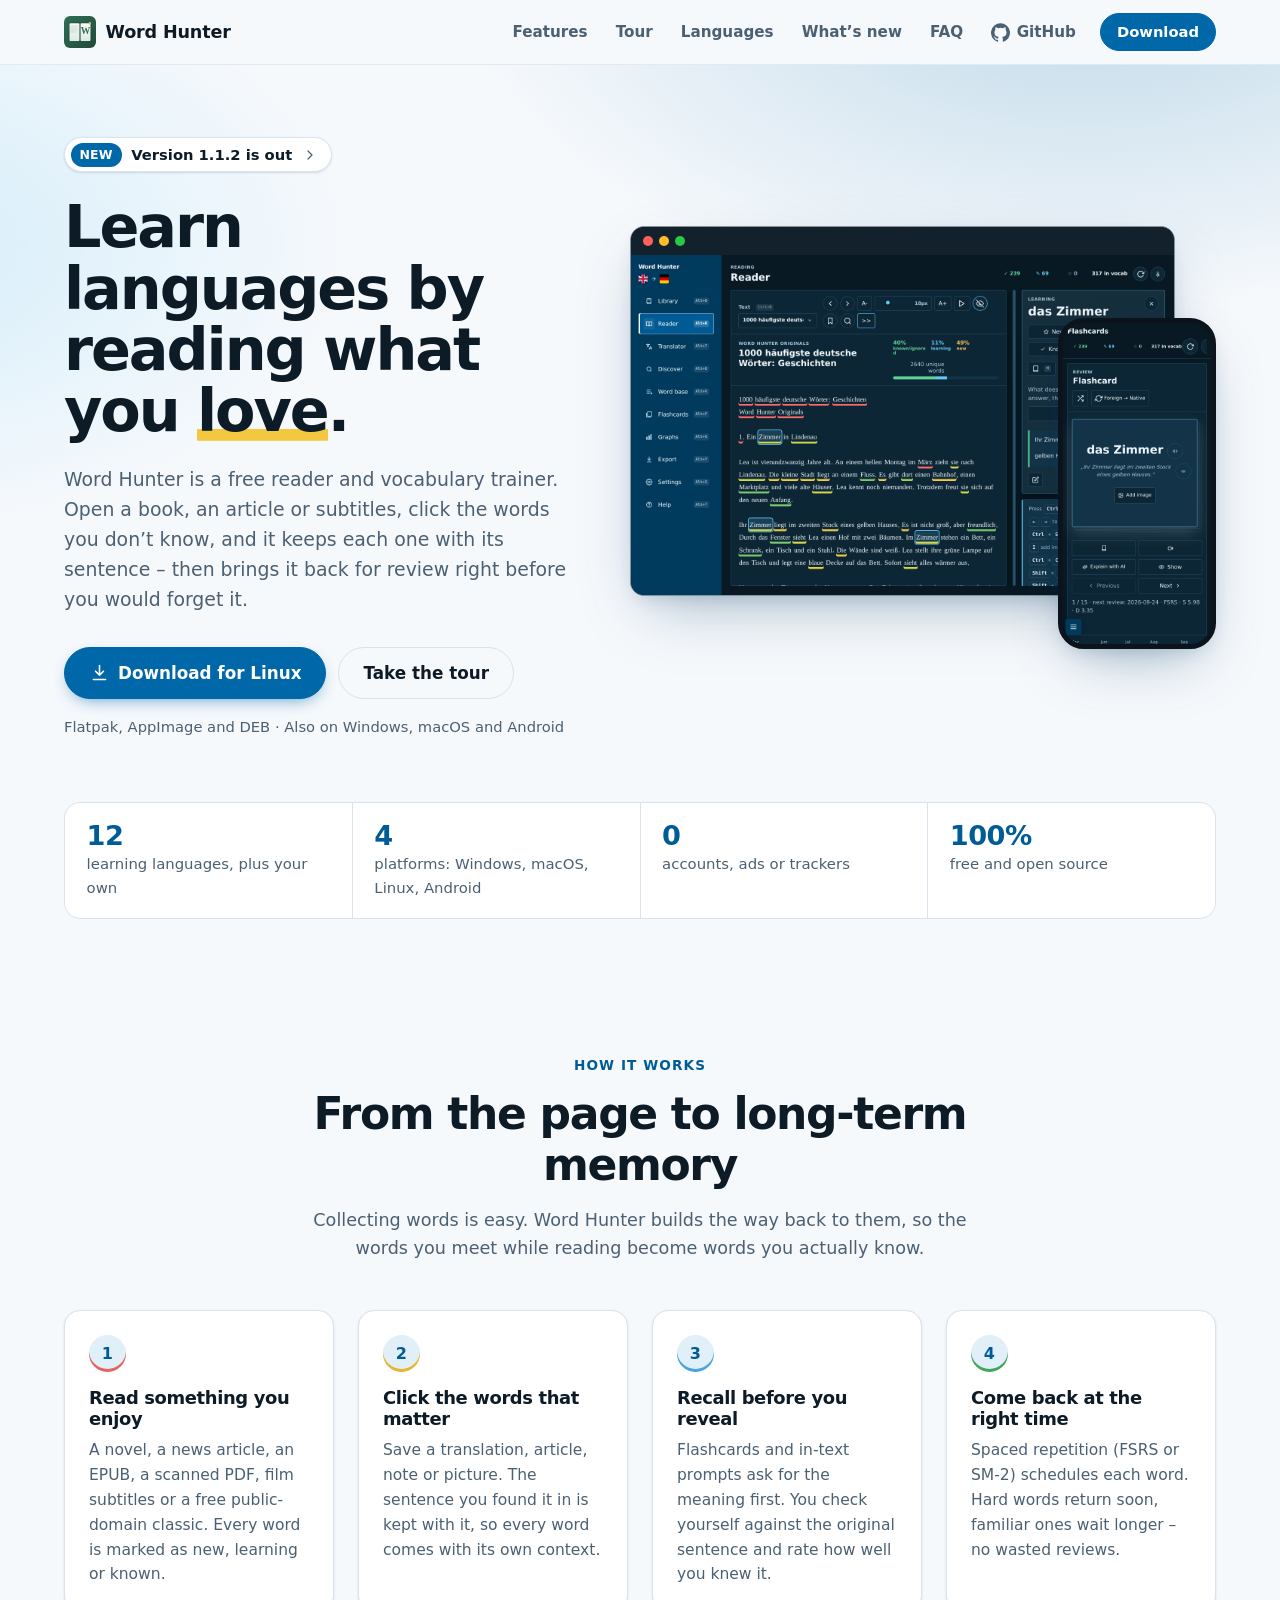
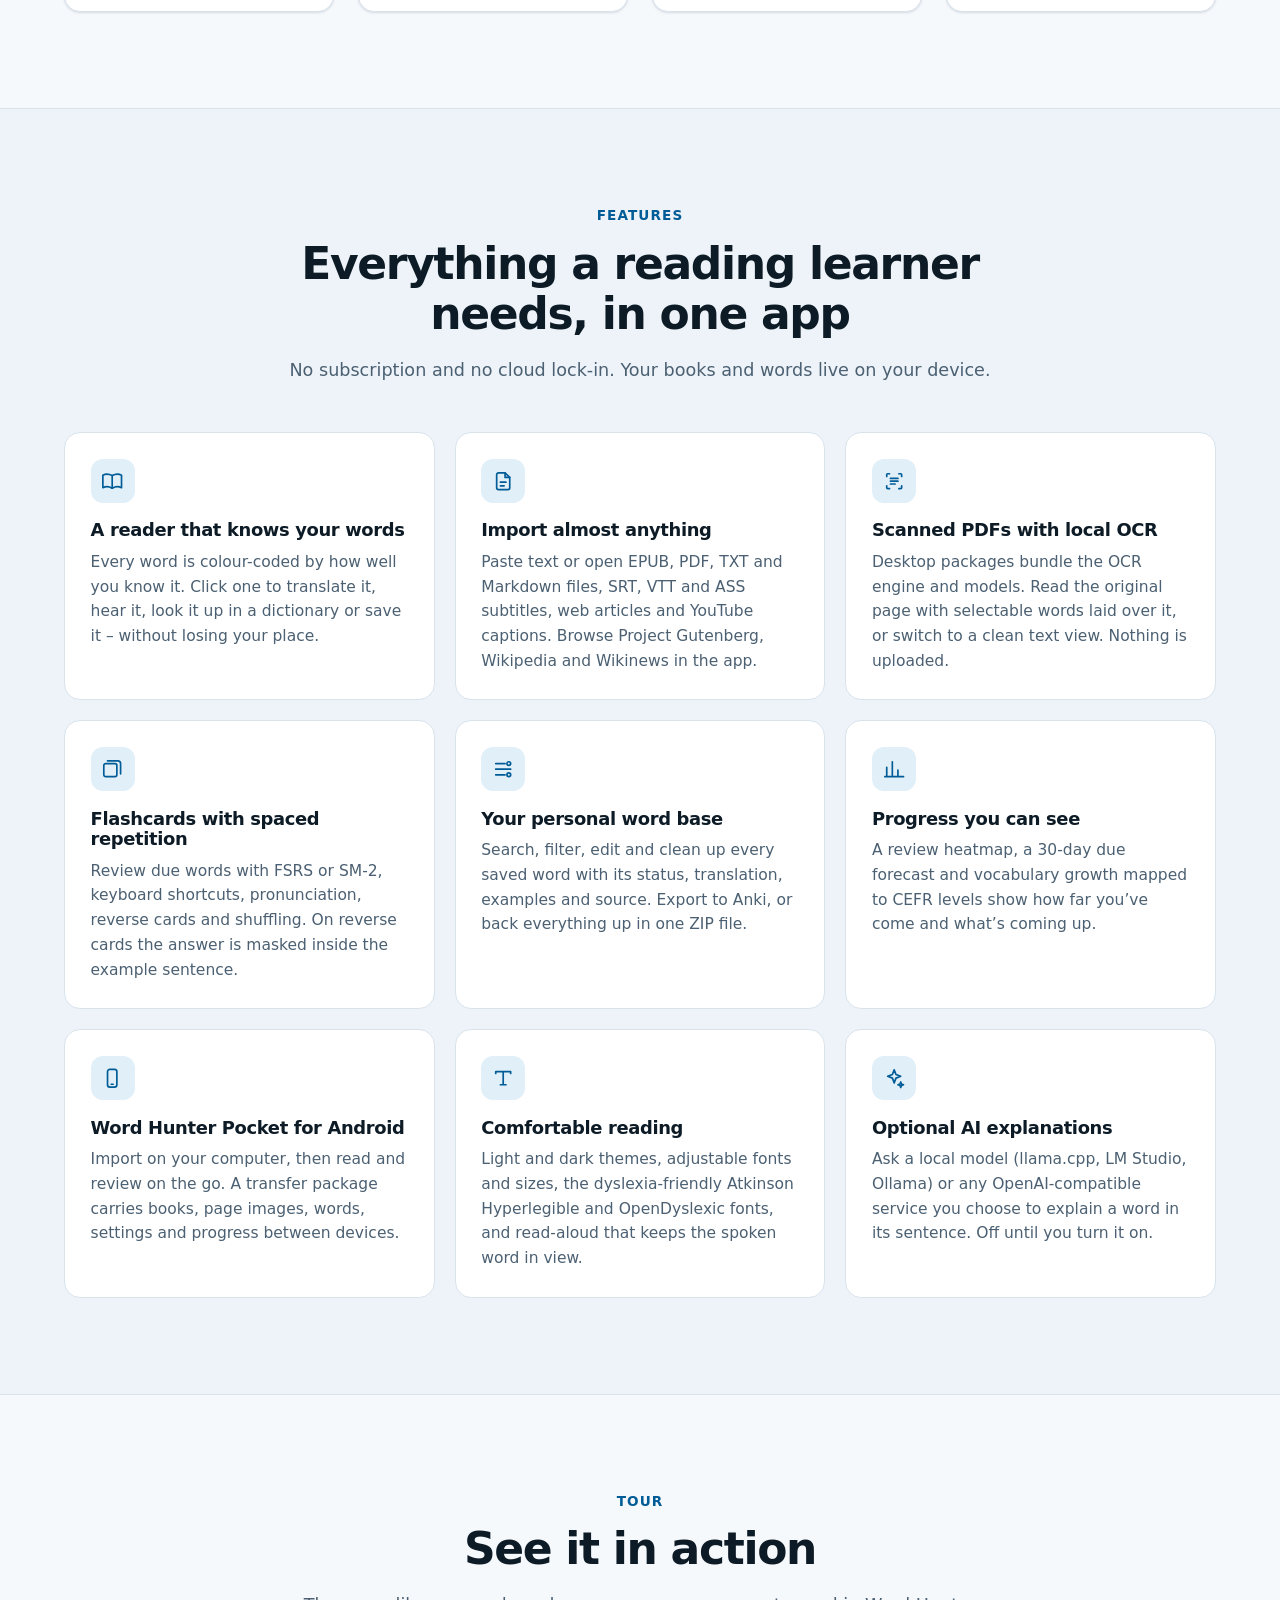
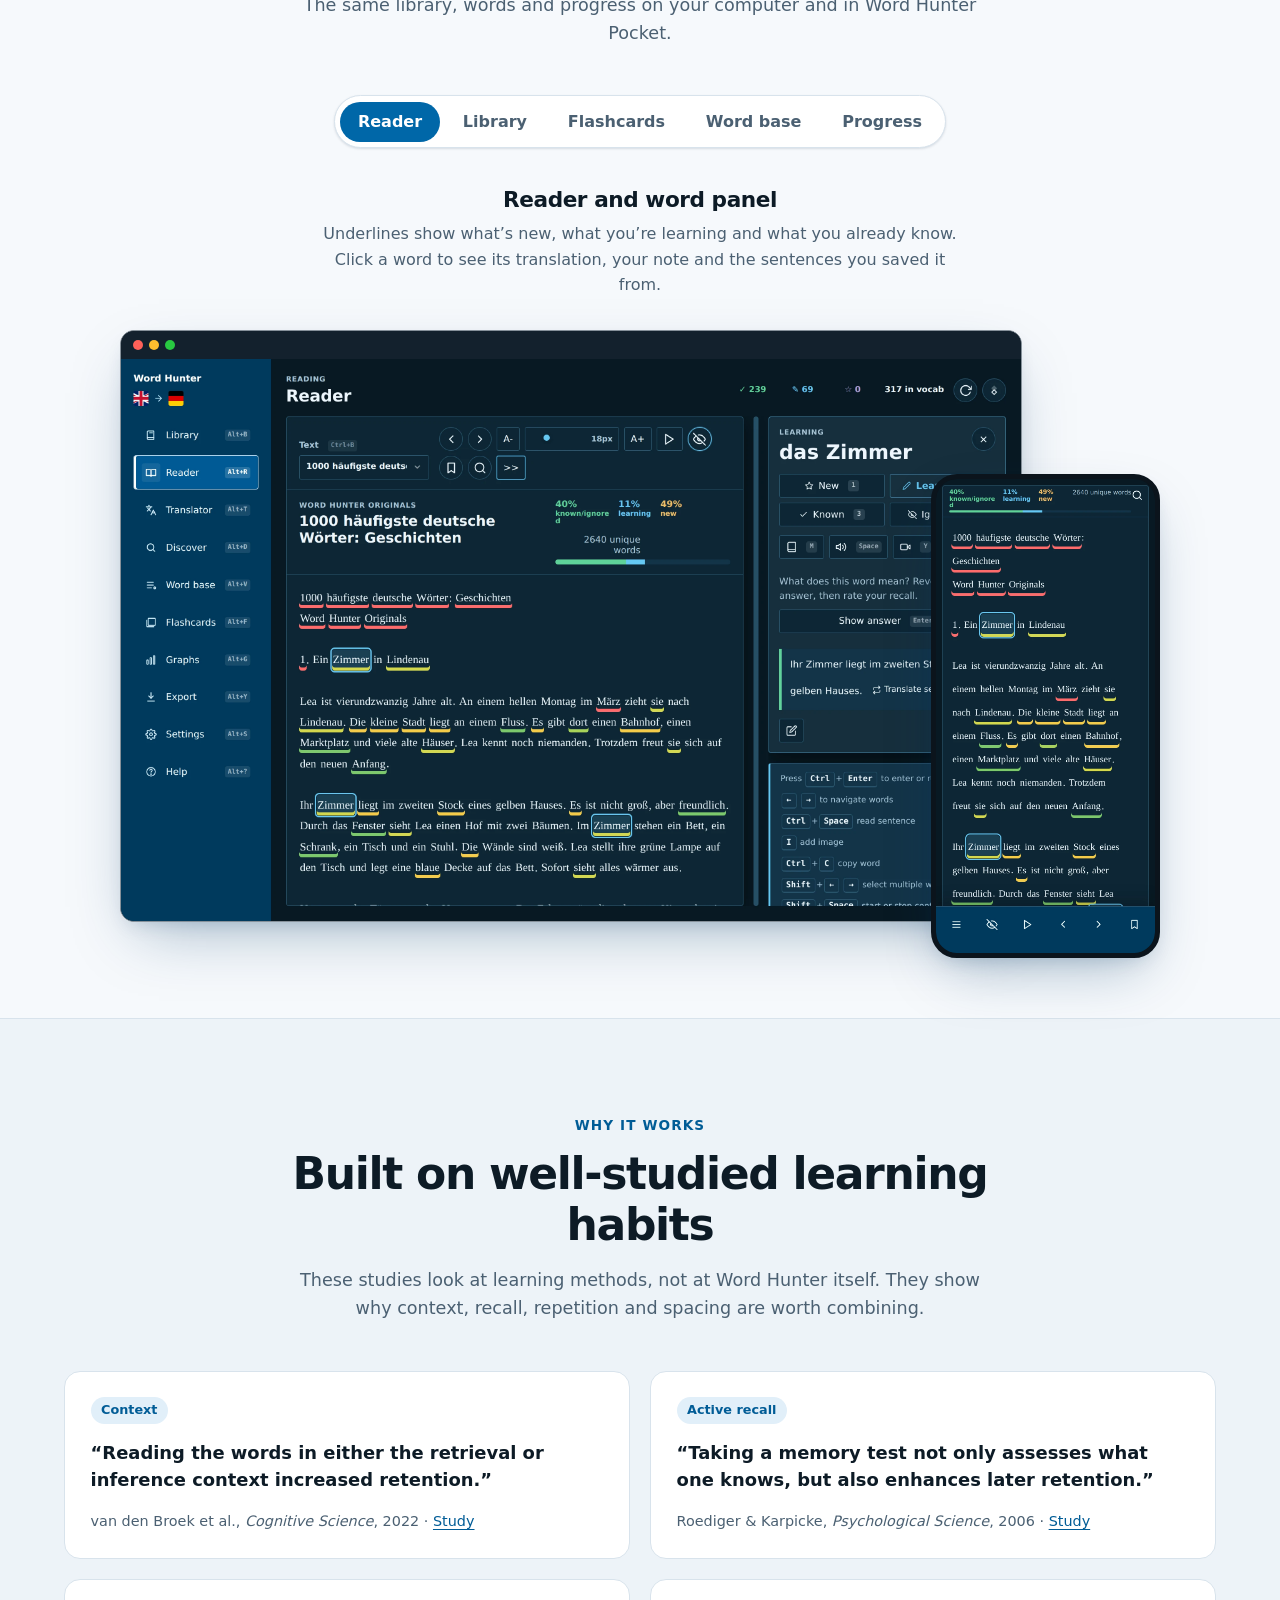
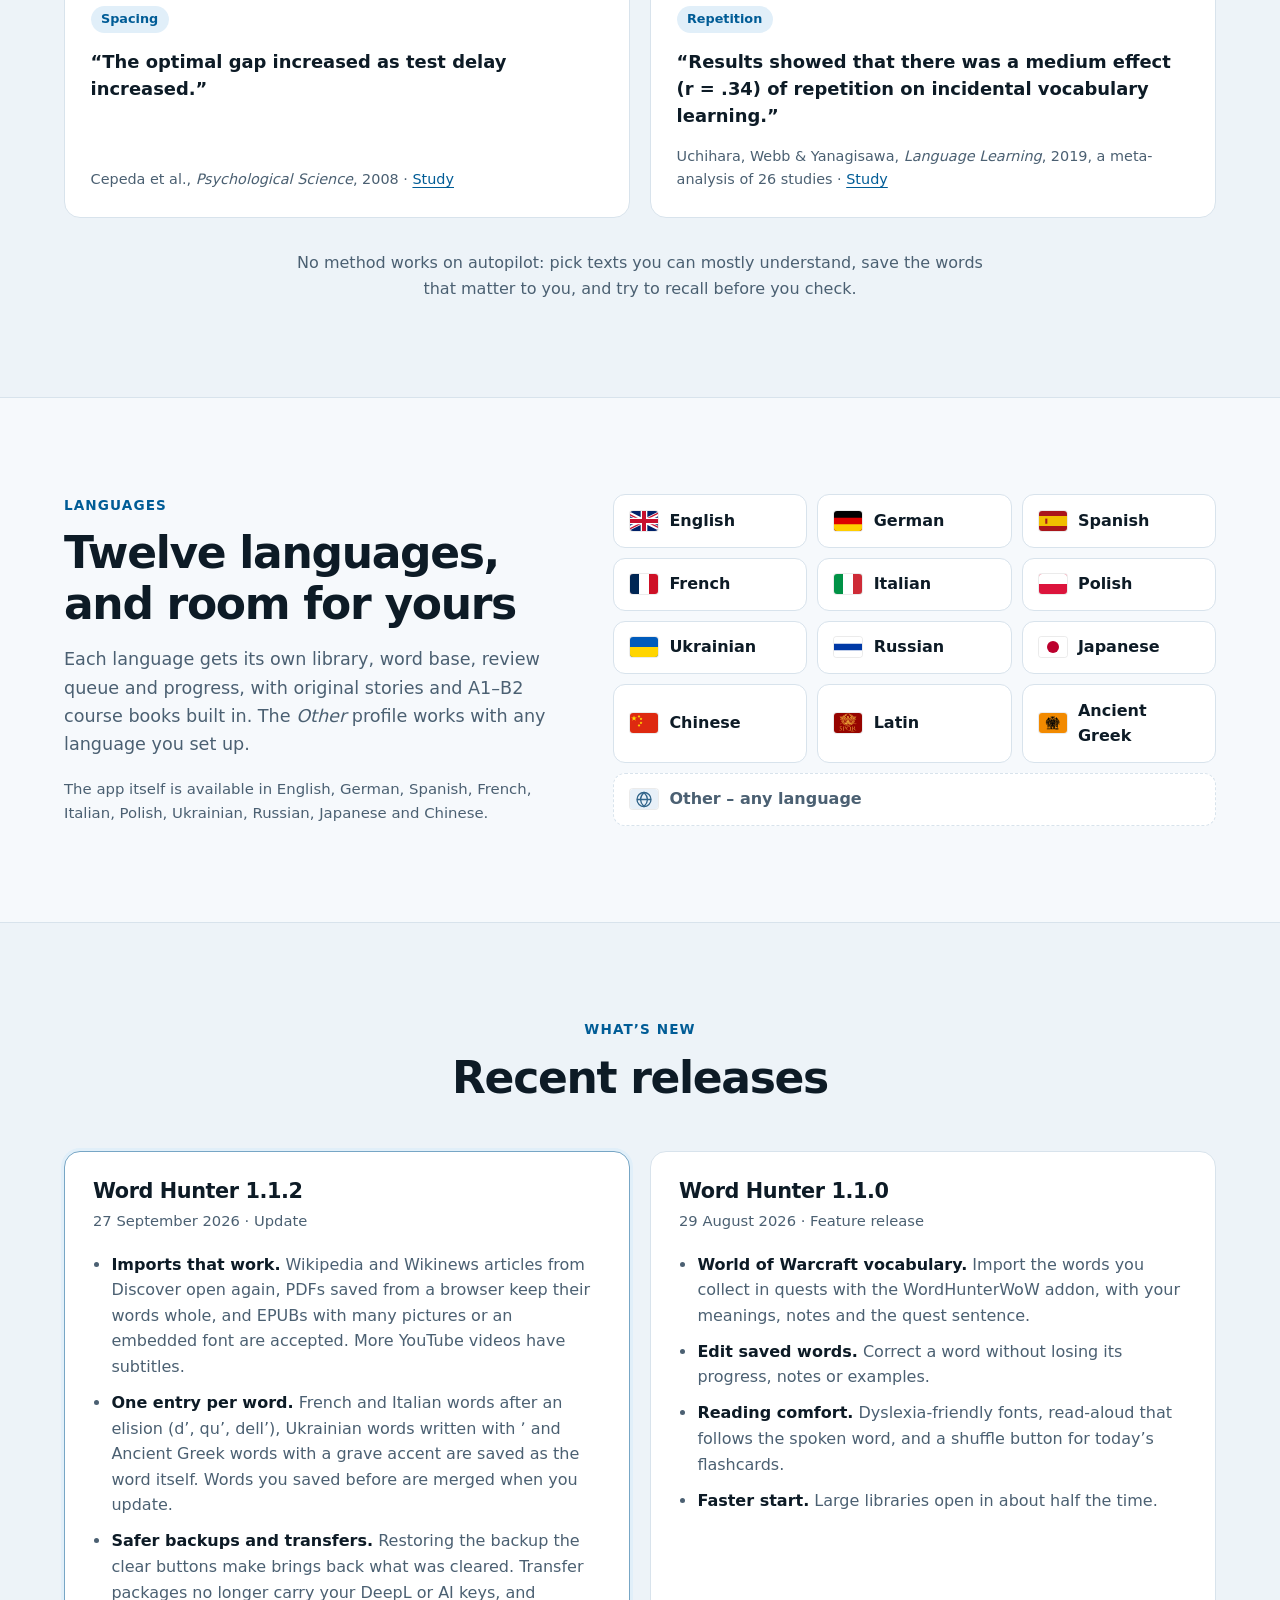
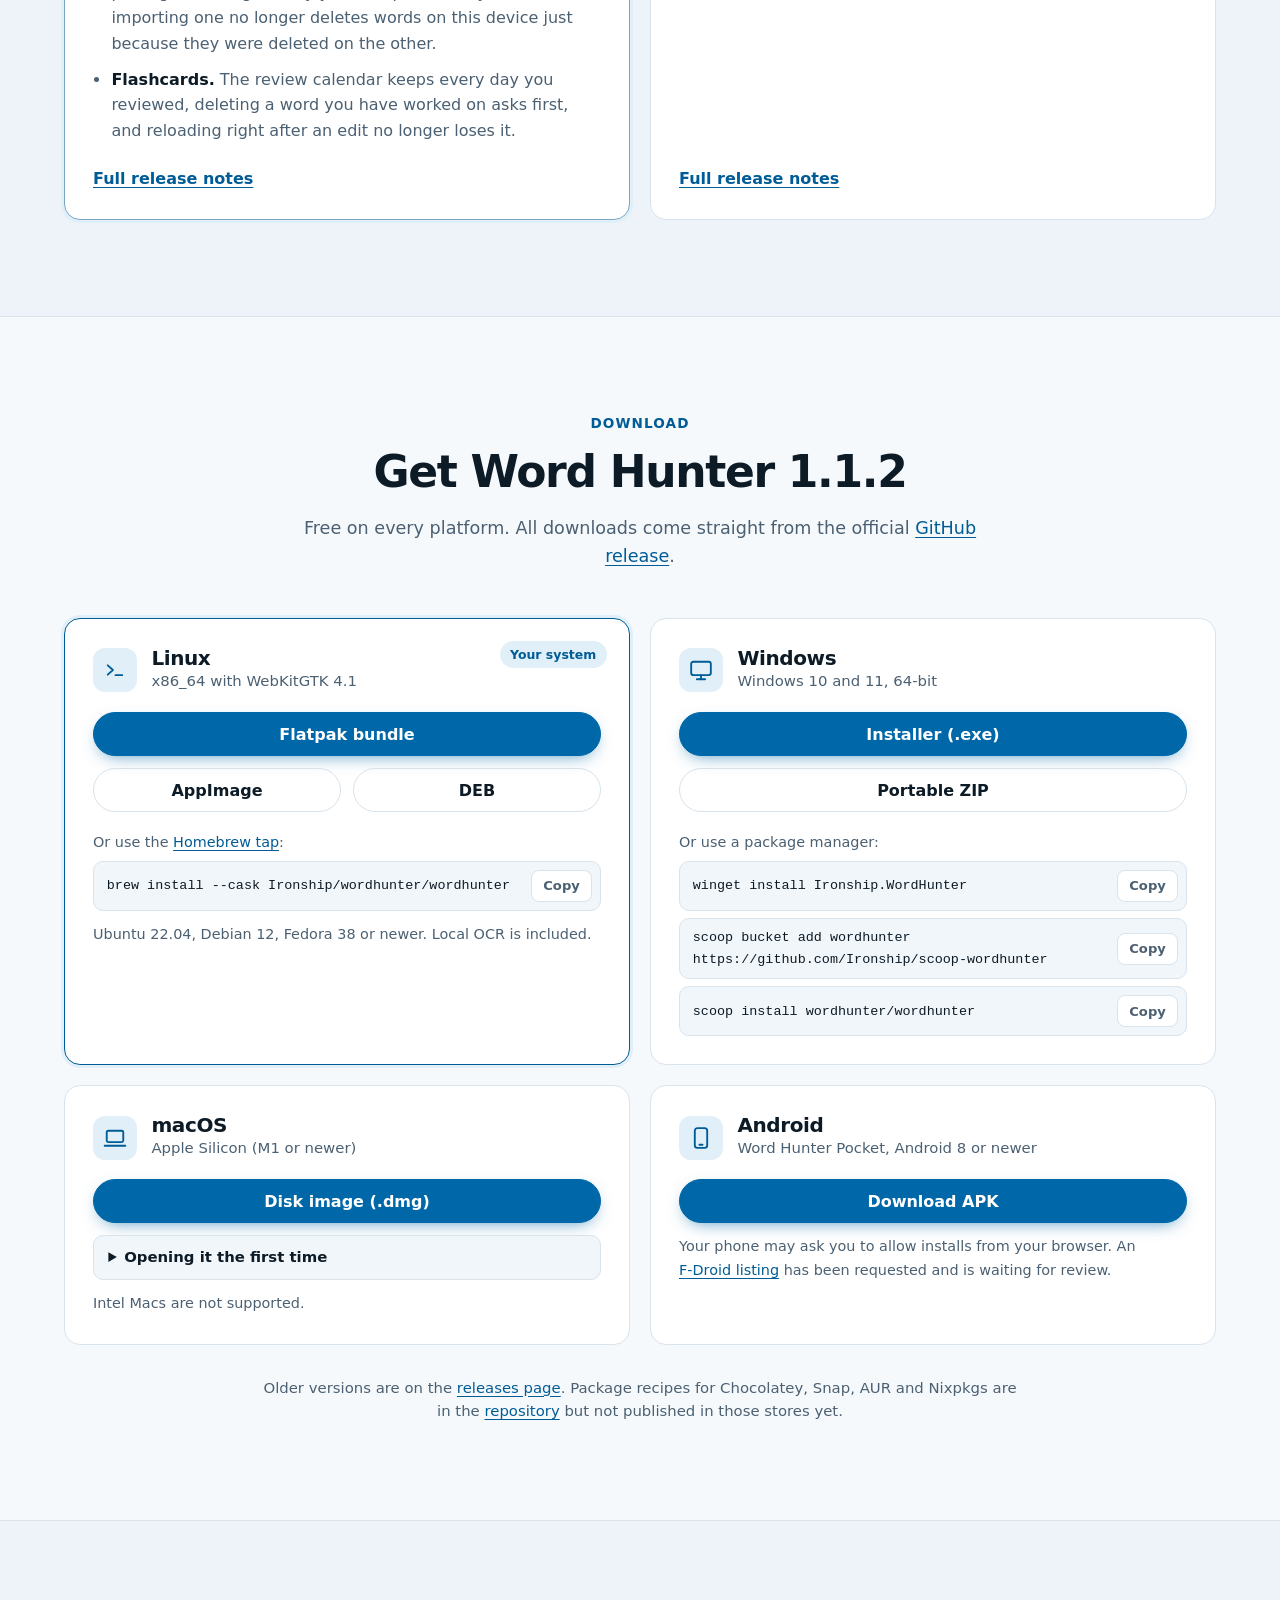
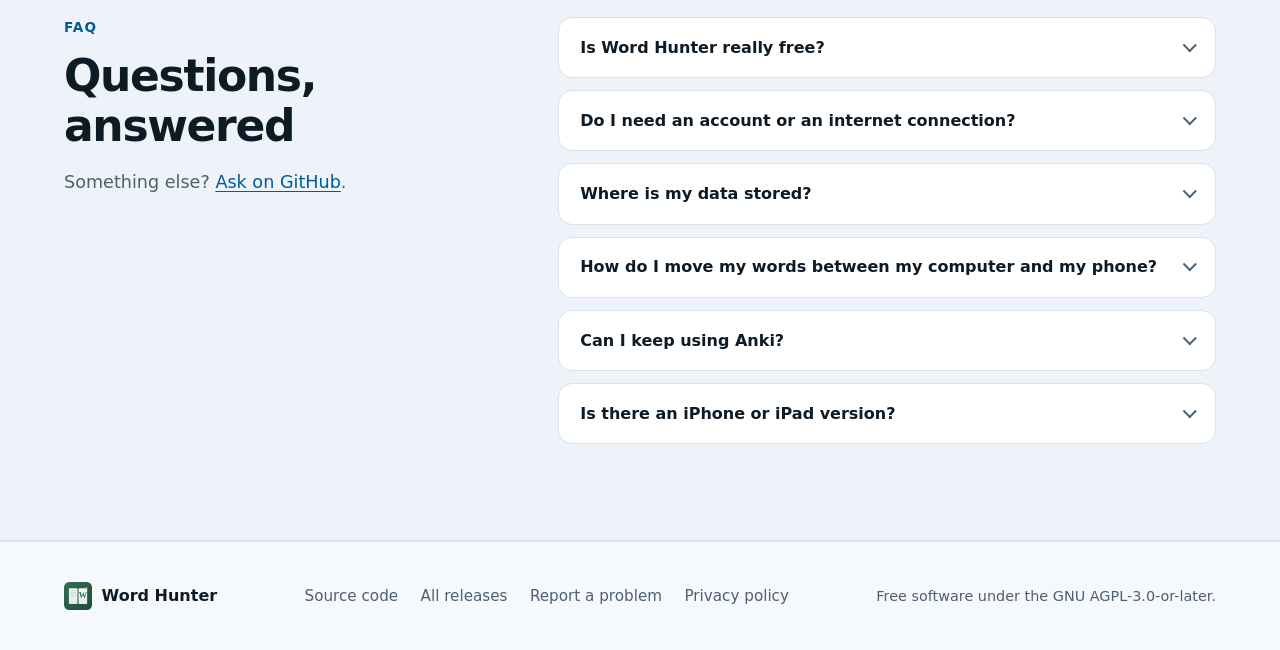
<file: index.html>
<!doctype html>
<html lang="en">
  <head>
    <meta charset="utf-8">
    <meta name="viewport" content="width=device-width, initial-scale=1">
    <meta name="color-scheme" content="light dark">
    <meta name="theme-color" content="#f6f9fc" media="(prefers-color-scheme: light)">
    <meta name="theme-color" content="#081520" media="(prefers-color-scheme: dark)">
    <title>Word Hunter – learn languages by reading what you love</title>
    <meta name="description" content="Word Hunter is a free, local-first reader and vocabulary trainer for Windows, macOS, Linux and Android. Read real texts, save words with their sentence and review them with spaced repetition.">
    <link rel="canonical" href="https://ironship.github.io/WordHunter-site/">
    <meta property="og:type" content="website">
    <meta property="og:site_name" content="Word Hunter">
    <meta property="og:title" content="Word Hunter – learn languages by reading what you love">
    <meta property="og:description" content="A free, local-first reader and vocabulary trainer. Read real texts, save words with context, review them with spaced repetition.">
    <meta property="og:url" content="https://ironship.github.io/WordHunter-site/">
    <meta property="og:image" content="https://ironship.github.io/WordHunter-site/docs/og-image.png">
    <meta property="og:image:width" content="1200">
    <meta property="og:image:height" content="630">
    <meta name="twitter:card" content="summary_large_image">
    <link rel="icon" href="src/web/favicon.svg" type="image/svg+xml">
    <link rel="stylesheet" href="site.css">
    <script type="application/ld+json">
      {
        "@context": "https://schema.org",
        "@type": "SoftwareApplication",
        "name": "Word Hunter",
        "applicationCategory": "EducationalApplication",
        "operatingSystem": "Windows, macOS, Linux, Android",
        "description": "A local-first reader and vocabulary trainer: read real texts, save words with context and review them with spaced repetition.",
        "url": "https://ironship.github.io/WordHunter-site/",
        "downloadUrl": "https://github.com/Ironship/WordHunter/releases/latest",
        "license": "https://www.gnu.org/licenses/agpl-3.0.html",
        "offers": { "@type": "Offer", "price": "0", "priceCurrency": "USD" }
      }
    </script>
  </head>
  <body>
    <a class="skip-link" href="#main">Skip to content</a>

    <header class="site-header">
      <div class="container header-inner">
        <a class="brand" href="#top" aria-label="Word Hunter home">
          <img src="src/web/favicon.svg" alt="" width="32" height="32">
          <span>Word Hunter</span>
        </a>
        <button class="menu-button" type="button" aria-expanded="false" aria-controls="site-nav" hidden>
          <svg viewBox="0 0 24 24" aria-hidden="true"><path d="M4 7h16M4 12h16M4 17h16"/></svg>
          <span class="visually-hidden">Menu</span>
        </button>
        <nav id="site-nav" class="site-nav" aria-label="Main">
          <a href="#features">Features</a>
          <a href="#tour">Tour</a>
          <a href="#languages">Languages</a>
          <a href="#whats-new">What’s new</a>
          <a href="#faq">FAQ</a>
          <a class="nav-github" href="https://github.com/Ironship/WordHunter">
            <svg viewBox="0 0 24 24" aria-hidden="true"><path class="fill" d="M12 .3a12 12 0 0 0-3.8 23.38c.6.11.82-.26.82-.58v-2.03c-3.34.73-4.04-1.61-4.04-1.61-.55-1.39-1.34-1.76-1.34-1.76-1.09-.74.08-.73.08-.73 1.2.08 1.84 1.24 1.84 1.24 1.07 1.83 2.81 1.3 3.5 1 .1-.78.42-1.31.76-1.61-2.67-.3-5.47-1.33-5.47-5.93 0-1.31.47-2.38 1.24-3.22-.14-.3-.54-1.52.1-3.18 0 0 1.01-.32 3.3 1.23a11.5 11.5 0 0 1 6 0c2.28-1.55 3.29-1.23 3.29-1.23.64 1.66.24 2.88.12 3.18a4.65 4.65 0 0 1 1.23 3.22c0 4.61-2.8 5.63-5.48 5.92.42.36.81 1.1.81 2.22v3.29c0 .32.21.7.82.58A12 12 0 0 0 12 .3"/></svg>
            GitHub
          </a>
          <a class="button button-small" href="#download">Download</a>
        </nav>
      </div>
    </header>

    <main id="main">
      <section class="hero" id="top" aria-labelledby="hero-title">
        <div class="container hero-grid">
          <div class="hero-copy">
            <a class="release-badge" href="https://github.com/Ironship/WordHunter/releases/tag/WordHunter1.1.2" data-release-link>
              <span class="release-badge-tag">New</span>
              <span>Version <span data-version>1.1.2</span> is out</span>
              <svg viewBox="0 0 24 24" aria-hidden="true"><path d="M9 6l6 6-6 6"/></svg>
            </a>
            <h1 id="hero-title">Learn languages by reading what you <span class="mark">love</span>.</h1>
            <p class="lead">
              Word Hunter is a free reader and vocabulary trainer. Open a book, an article or subtitles, click the words you don’t know, and it keeps each one with its sentence – then brings it back for review right before you would forget it.
            </p>
            <div class="hero-actions">
              <a class="button button-primary button-large" href="#download" data-os-download>
                <svg viewBox="0 0 24 24" aria-hidden="true"><path d="M12 4v11m0 0-4.5-4.5M12 15l4.5-4.5M5 20h14"/></svg>
                <span data-os-label>Download free</span>
              </a>
              <a class="button button-ghost button-large" href="#tour">Take the tour</a>
            </div>
            <p class="hero-meta" data-os-note>Windows · macOS · Linux · Android — no account, no ads, open source.</p>
          </div>

          <div class="hero-media" aria-hidden="true">
            <div class="device-window">
              <div class="window-bar"><span></span><span></span><span></span></div>
              <img src="docs/screenshots/pc-reader.webp" alt="" width="1440" height="900" fetchpriority="high">
            </div>
            <div class="device-phone">
              <img src="docs/screenshots/pocket-flashcards.webp" alt="" width="412" height="892">
            </div>
          </div>
        </div>

        <div class="container">
          <ul class="facts">
            <li><strong>12</strong><span>learning languages, plus your own</span></li>
            <li><strong>4</strong><span>platforms: Windows, macOS, Linux, Android</span></li>
            <li><strong>0</strong><span>accounts, ads or trackers</span></li>
            <li><strong>100%</strong><span>free and open source</span></li>
          </ul>
        </div>
      </section>

      <section class="section" id="how" aria-labelledby="how-title">
        <div class="container">
          <header class="section-head">
            <p class="eyebrow">How it works</p>
            <h2 id="how-title">From the page to long-term memory</h2>
            <p>Collecting words is easy. Word Hunter builds the way back to them, so the words you meet while reading become words you actually know.</p>
          </header>
          <ol class="steps">
            <li>
              <span class="step-number" aria-hidden="true">1</span>
              <h3>Read something you enjoy</h3>
              <p>A novel, a news article, an EPUB, a scanned PDF, film subtitles or a free public-domain classic. Every word is marked as new, learning or known.</p>
            </li>
            <li>
              <span class="step-number" aria-hidden="true">2</span>
              <h3>Click the words that matter</h3>
              <p>Save a translation, article, note or picture. The sentence you found it in is kept with it, so every word comes with its own context.</p>
            </li>
            <li>
              <span class="step-number" aria-hidden="true">3</span>
              <h3>Recall before you reveal</h3>
              <p>Flashcards and in-text prompts ask for the meaning first. You check yourself against the original sentence and rate how well you knew it.</p>
            </li>
            <li>
              <span class="step-number" aria-hidden="true">4</span>
              <h3>Come back at the right time</h3>
              <p>Spaced repetition (FSRS or SM-2) schedules each word. Hard words return soon, familiar ones wait longer – no wasted reviews.</p>
            </li>
          </ol>
        </div>
      </section>

      <section class="section section-alt" id="features" aria-labelledby="features-title">
        <div class="container">
          <header class="section-head">
            <p class="eyebrow">Features</p>
            <h2 id="features-title">Everything a reading learner needs, in one app</h2>
            <p>No subscription and no cloud lock-in. Your books and words live on your device.</p>
          </header>
          <div class="feature-grid">
            <article class="feature">
              <span class="feature-icon" aria-hidden="true"><svg viewBox="0 0 24 24"><path d="M2 5.5C4.5 4.2 8.5 4 12 6c3.5-2 7.5-1.8 10-.5V19c-2.5-1.3-6.5-1.5-10 .5-3.5-2-7.5-1.8-10-.5z"/><path d="M12 6v13.5"/></svg></span>
              <h3>A reader that knows your words</h3>
              <p>Every word is colour-coded by how well you know it. Click one to translate it, hear it, look it up in a dictionary or save it – without losing your place.</p>
            </article>
            <article class="feature">
              <span class="feature-icon" aria-hidden="true"><svg viewBox="0 0 24 24"><path d="M14 3H7a2 2 0 0 0-2 2v14a2 2 0 0 0 2 2h10a2 2 0 0 0 2-2V8z"/><path d="M14 3v5h5M9 13h6M9 17h4"/></svg></span>
              <h3>Import almost anything</h3>
              <p>Paste text or open EPUB, PDF, TXT and Markdown files, SRT, VTT and ASS subtitles, web articles and YouTube captions. Browse Project Gutenberg, Wikipedia and Wikinews in the app.</p>
            </article>
            <article class="feature">
              <span class="feature-icon" aria-hidden="true"><svg viewBox="0 0 24 24"><path d="M4 7V5a1 1 0 0 1 1-1h2M17 4h2a1 1 0 0 1 1 1v2M20 17v2a1 1 0 0 1-1 1h-2M7 20H5a1 1 0 0 1-1-1v-2"/><path d="M8 9h8M8 12h8M8 15h5"/></svg></span>
              <h3>Scanned PDFs with local OCR</h3>
              <p>Desktop packages bundle the OCR engine and models. Read the original page with selectable words laid over it, or switch to a clean text view. Nothing is uploaded.</p>
            </article>
            <article class="feature">
              <span class="feature-icon" aria-hidden="true"><svg viewBox="0 0 24 24"><rect x="3" y="6" width="14" height="14" rx="2"/><path d="M7 3h11a3 3 0 0 1 3 3v11"/></svg></span>
              <h3>Flashcards with spaced repetition</h3>
              <p>Review due words with FSRS or SM-2, keyboard shortcuts, pronunciation, reverse cards and shuffling. On reverse cards the answer is masked inside the example sentence.</p>
            </article>
            <article class="feature">
              <span class="feature-icon" aria-hidden="true"><svg viewBox="0 0 24 24"><path d="M4 6h10M4 12h16M4 18h10"/><circle cx="18" cy="6" r="2"/><circle cx="18" cy="18" r="2"/></svg></span>
              <h3>Your personal word base</h3>
              <p>Search, filter, edit and clean up every saved word with its status, translation, examples and source. Export to Anki, or back everything up in one ZIP file.</p>
            </article>
            <article class="feature">
              <span class="feature-icon" aria-hidden="true"><svg viewBox="0 0 24 24"><path d="M4 20V10M10 20V4M16 20v-7M22 20H2"/></svg></span>
              <h3>Progress you can see</h3>
              <p>A review heatmap, a 30-day due forecast and vocabulary growth mapped to CEFR levels show how far you’ve come and what’s coming up.</p>
            </article>
            <article class="feature">
              <span class="feature-icon" aria-hidden="true"><svg viewBox="0 0 24 24"><rect x="7" y="2.5" width="10" height="19" rx="2.5"/><path d="M11 18.5h2"/></svg></span>
              <h3>Word Hunter Pocket for Android</h3>
              <p>Import on your computer, then read and review on the go. A transfer package carries books, page images, words, settings and progress between devices.</p>
            </article>
            <article class="feature">
              <span class="feature-icon" aria-hidden="true"><svg viewBox="0 0 24 24"><path d="M4 7V5h16v2M9 19h6M12 5v14"/></svg></span>
              <h3>Comfortable reading</h3>
              <p>Light and dark themes, adjustable fonts and sizes, the dyslexia-friendly Atkinson Hyperlegible and OpenDyslexic fonts, and read-aloud that keeps the spoken word in view.</p>
            </article>
            <article class="feature">
              <span class="feature-icon" aria-hidden="true"><svg viewBox="0 0 24 24"><path d="M12 3l1.9 5.1L19 10l-5.1 1.9L12 17l-1.9-5.1L5 10l5.1-1.9z"/><path d="M19 16l.8 2.2L22 19l-2.2.8L19 22l-.8-2.2L16 19l2.2-.8z"/></svg></span>
              <h3>Optional AI explanations</h3>
              <p>Ask a local model (llama.cpp, LM Studio, Ollama) or any OpenAI-compatible service you choose to explain a word in its sentence. Off until you turn it on.</p>
            </article>
          </div>
        </div>
      </section>

      <section class="section" id="tour" aria-labelledby="tour-title">
        <div class="container">
          <header class="section-head">
            <p class="eyebrow">Tour</p>
            <h2 id="tour-title">See it in action</h2>
            <p>The same library, words and progress on your computer and in Word Hunter Pocket.</p>
          </header>

          <div class="tour" data-tour>
            <div class="tour-tabs" role="tablist" aria-label="App views" hidden>
              <button type="button" role="tab" id="tab-reader" aria-controls="view-reader" aria-selected="true">Reader</button>
              <button type="button" role="tab" id="tab-library" aria-controls="view-library" aria-selected="false" tabindex="-1">Library</button>
              <button type="button" role="tab" id="tab-flashcards" aria-controls="view-flashcards" aria-selected="false" tabindex="-1">Flashcards</button>
              <button type="button" role="tab" id="tab-words" aria-controls="view-words" aria-selected="false" tabindex="-1">Word base</button>
              <button type="button" role="tab" id="tab-progress" aria-controls="view-progress" aria-selected="false" tabindex="-1">Progress</button>
            </div>

            <div class="tour-panel" role="tabpanel" id="view-reader" aria-labelledby="tab-reader">
              <div class="tour-caption">
                <h3>Reader and word panel</h3>
                <p>Underlines show what’s new, what you’re learning and what you already know. Click a word to see its translation, your note and the sentences you saved it from.</p>
              </div>
              <div class="tour-media">
                <div class="device-window"><div class="window-bar"><span></span><span></span><span></span></div><img src="docs/screenshots/pc-reader.webp" alt="Desktop reader with coloured word underlines and the word panel for the German word Zimmer" width="1440" height="900" loading="lazy"></div>
                <div class="device-phone"><img src="docs/screenshots/pocket-reader.webp" alt="Word Hunter Pocket reader on a phone" width="412" height="892" loading="lazy"></div>
              </div>
            </div>

            <div class="tour-panel" role="tabpanel" id="view-library" aria-labelledby="tab-library">
              <div class="tour-caption">
                <h3>Library and import</h3>
                <p>Your books, articles, subtitles and scanned PDFs in one place, each with its own progress. Built-in stories and A1–B2 course books get you started in every language.</p>
              </div>
              <div class="tour-media">
                <div class="device-window"><div class="window-bar"><span></span><span></span><span></span></div><img src="docs/screenshots/pc-library.webp" alt="Desktop library with book cards, reading progress and the import panel" width="1440" height="900" loading="lazy"></div>
                <div class="device-phone"><img src="docs/screenshots/pocket-library.webp" alt="Word Hunter Pocket library on a phone" width="412" height="892" loading="lazy"></div>
              </div>
            </div>

            <div class="tour-panel" role="tabpanel" id="view-flashcards" aria-labelledby="tab-flashcards">
              <div class="tour-caption">
                <h3>Flashcards</h3>
                <p>Review what’s due with the original sentence as a hint. Reveal, rate and move on – with the keyboard on desktop or a tap on your phone.</p>
              </div>
              <div class="tour-media">
                <div class="device-window"><div class="window-bar"><span></span><span></span><span></span></div><img src="docs/screenshots/pc-flashcards.webp" alt="Desktop flashcard review showing a German word with its example sentence" width="1440" height="900" loading="lazy"></div>
                <div class="device-phone"><img src="docs/screenshots/pocket-flashcards.webp" alt="Word Hunter Pocket flashcard review on a phone" width="412" height="892" loading="lazy"></div>
              </div>
            </div>

            <div class="tour-panel" role="tabpanel" id="view-words" aria-labelledby="tab-words">
              <div class="tour-caption">
                <h3>Word base</h3>
                <p>Every word you save, with its status, translation and example. Filter by book or status, fix a typo without losing progress, and export whenever you like.</p>
              </div>
              <div class="tour-media tour-media-wide">
                <div class="device-window"><div class="window-bar"><span></span><span></span><span></span></div><img src="docs/screenshots/pc-word-base.webp" alt="Vocabulary list with German words, their status, translation and example sentence" width="1440" height="900" loading="lazy"></div>
              </div>
            </div>

            <div class="tour-panel" role="tabpanel" id="view-progress" aria-labelledby="tab-progress">
              <div class="tour-caption">
                <h3>Progress</h3>
                <p>See your review activity, what’s due over the next 30 days and how your vocabulary grows towards the next CEFR level.</p>
              </div>
              <div class="tour-media">
                <div class="device-window"><div class="window-bar"><span></span><span></span><span></span></div><img src="docs/screenshots/pc-graphs.webp" alt="Desktop progress charts with a review heatmap and vocabulary growth by CEFR level" width="1440" height="900" loading="lazy"></div>
                <div class="device-phone"><img src="docs/screenshots/pocket-graphs.webp" alt="Word Hunter Pocket progress charts on a phone" width="412" height="892" loading="lazy"></div>
              </div>
            </div>
          </div>
        </div>
      </section>

      <section class="section section-alt" id="science" aria-labelledby="science-title">
        <div class="container">
          <header class="section-head">
            <p class="eyebrow">Why it works</p>
            <h2 id="science-title">Built on well-studied learning habits</h2>
            <p>These studies look at learning methods, not at Word Hunter itself. They show why context, recall, repetition and spacing are worth combining.</p>
          </header>
          <div class="research-grid">
            <figure class="quote">
              <span class="quote-topic">Context</span>
              <blockquote cite="https://doi.org/10.1111/cogs.13135"><p>“Reading the words in either the retrieval or inference context increased retention.”</p></blockquote>
              <figcaption>van den Broek et al., <cite>Cognitive Science</cite>, 2022 · <a href="https://doi.org/10.1111/cogs.13135">Study</a></figcaption>
            </figure>
            <figure class="quote">
              <span class="quote-topic">Active recall</span>
              <blockquote cite="https://doi.org/10.1111/j.1467-9280.2006.01693.x"><p>“Taking a memory test not only assesses what one knows, but also enhances later retention.”</p></blockquote>
              <figcaption>Roediger &amp; Karpicke, <cite>Psychological Science</cite>, 2006 · <a href="https://doi.org/10.1111/j.1467-9280.2006.01693.x">Study</a></figcaption>
            </figure>
            <figure class="quote">
              <span class="quote-topic">Spacing</span>
              <blockquote cite="https://doi.org/10.1111/j.1467-9280.2008.02209.x"><p>“The optimal gap increased as test delay increased.”</p></blockquote>
              <figcaption>Cepeda et al., <cite>Psychological Science</cite>, 2008 · <a href="https://doi.org/10.1111/j.1467-9280.2008.02209.x">Study</a></figcaption>
            </figure>
            <figure class="quote">
              <span class="quote-topic">Repetition</span>
              <blockquote cite="https://doi.org/10.1111/lang.12343"><p>“Results showed that there was a medium effect (r = .34) of repetition on incidental vocabulary learning.”</p></blockquote>
              <figcaption>Uchihara, Webb &amp; Yanagisawa, <cite>Language Learning</cite>, 2019, a meta-analysis of 26 studies · <a href="https://doi.org/10.1111/lang.12343">Study</a></figcaption>
            </figure>
          </div>
          <p class="research-note">No method works on autopilot: pick texts you can mostly understand, save the words that matter to you, and try to recall before you check.</p>
        </div>
      </section>

      <section class="section" id="languages" aria-labelledby="languages-title">
        <div class="container languages-grid">
          <header class="section-head section-head-left">
            <p class="eyebrow">Languages</p>
            <h2 id="languages-title">Twelve languages, and room for yours</h2>
            <p>Each language gets its own library, word base, review queue and progress, with original stories and A1–B2 course books built in. The <em>Other</em> profile works with any language you set up.</p>
            <p class="small muted">The app itself is available in English, German, Spanish, French, Italian, Polish, Ukrainian, Russian, Japanese and Chinese.</p>
          </header>
          <ul class="language-list">
            <li><img src="src/web/flags/en.svg" alt="" width="28" height="20"> English</li>
            <li><img src="src/web/flags/de.svg" alt="" width="28" height="20"> German</li>
            <li><img src="src/web/flags/es.svg" alt="" width="28" height="20"> Spanish</li>
            <li><img src="src/web/flags/fr.svg" alt="" width="28" height="20"> French</li>
            <li><img src="src/web/flags/it.svg" alt="" width="28" height="20"> Italian</li>
            <li><img src="src/web/flags/pl.svg" alt="" width="28" height="20"> Polish</li>
            <li><img src="src/web/flags/uk.svg" alt="" width="28" height="20"> Ukrainian</li>
            <li><img src="src/web/flags/ru.svg" alt="" width="28" height="20"> Russian</li>
            <li><img src="src/web/flags/ja.svg" alt="" width="28" height="20"> Japanese</li>
            <li><img src="src/web/flags/zh.svg" alt="" width="28" height="20"> Chinese</li>
            <li><img src="src/web/flags/la.svg" alt="" width="28" height="20"> Latin</li>
            <li><img src="src/web/flags/grc.svg" alt="" width="28" height="20"> Ancient Greek</li>
            <li class="language-other"><img src="src/web/flags/other.svg" alt="" width="28" height="20"> Other – any language</li>
          </ul>
        </div>
      </section>

      <section class="section section-alt" id="whats-new" aria-labelledby="whats-new-title">
        <div class="container">
          <header class="section-head">
            <p class="eyebrow">What’s new</p>
            <h2 id="whats-new-title">Recent releases</h2>
          </header>
          <div class="releases">
            <article class="release-card">
              <header>
                <h3>Word Hunter 1.1.2</h3>
                <p class="release-meta"><time datetime="2026-09-27">27 September 2026</time> · Update</p>
              </header>
              <ul>
                <li><strong>Imports that work.</strong> Wikipedia and Wikinews articles from Discover open again, PDFs saved from a browser keep their words whole, and EPUBs with many pictures or an embedded font are accepted. More YouTube videos have subtitles.</li>
                <li><strong>One entry per word.</strong> French and Italian words after an elision (d’, qu’, dell’), Ukrainian words written with ʼ and Ancient Greek words with a grave accent are saved as the word itself. Words you saved before are merged when you update.</li>
                <li><strong>Safer backups and transfers.</strong> Restoring the backup the clear buttons make brings back what was cleared. Transfer packages no longer carry your DeepL or AI keys, and importing one no longer deletes words on this device just because they were deleted on the other.</li>
                <li><strong>Flashcards.</strong> The review calendar keeps every day you reviewed, deleting a word you have worked on asks first, and reloading right after an edit no longer loses it.</li>
              </ul>
              <a class="text-link" href="https://github.com/Ironship/WordHunter/releases/tag/WordHunter1.1.2">Full release notes</a>
            </article>
            <article class="release-card">
              <header>
                <h3>Word Hunter 1.1.0</h3>
                <p class="release-meta"><time datetime="2026-08-29">29 August 2026</time> · Feature release</p>
              </header>
              <ul>
                <li><strong>World of Warcraft vocabulary.</strong> Import the words you collect in quests with the WordHunterWoW addon, with your meanings, notes and the quest sentence.</li>
                <li><strong>Edit saved words.</strong> Correct a word without losing its progress, notes or examples.</li>
                <li><strong>Reading comfort.</strong> Dyslexia-friendly fonts, read-aloud that follows the spoken word, and a shuffle button for today’s flashcards.</li>
                <li><strong>Faster start.</strong> Large libraries open in about half the time.</li>
              </ul>
              <a class="text-link" href="https://github.com/Ironship/WordHunter/releases/tag/WordHunter1.1.0">Full release notes</a>
            </article>
          </div>
        </div>
      </section>

      <section class="section" id="download" aria-labelledby="download-title">
        <div class="container">
          <header class="section-head">
            <p class="eyebrow">Download</p>
            <h2 id="download-title">Get Word Hunter <span data-version>1.1.2</span></h2>
            <p>Free on every platform. All downloads come straight from the official <a href="https://github.com/Ironship/WordHunter/releases/tag/WordHunter1.1.2" data-release-link>GitHub release</a>.</p>
          </header>

          <div class="download-grid">
            <article class="download-card" data-platform="windows">
              <div class="download-head">
                <svg class="platform-icon" viewBox="0 0 24 24" aria-hidden="true"><rect x="2.5" y="4" width="19" height="13" rx="2"/><path d="M8 21h8M12 17v4"/></svg>
                <div>
                  <h3>Windows</h3>
                  <p>Windows 10 and 11, 64-bit</p>
                </div>
              </div>
              <a class="button button-primary" href="https://github.com/Ironship/WordHunter/releases/latest/download/Word.Hunter.Setup.exe">Installer (.exe)</a>
              <a class="button button-ghost" href="https://github.com/Ironship/WordHunter/releases/latest/download/Word.Hunter.portable.zip">Portable ZIP</a>
              <div class="commands">
                <p>Or use a package manager:</p>
                <div class="command"><code>winget install Ironship.WordHunter</code></div>
                <div class="command"><code>scoop bucket add wordhunter https://github.com/Ironship/scoop-wordhunter</code></div>
                <div class="command"><code>scoop install wordhunter/wordhunter</code></div>
              </div>
            </article>

            <article class="download-card" data-platform="mac">
              <div class="download-head">
                <svg class="platform-icon" viewBox="0 0 24 24" aria-hidden="true"><rect x="4" y="5" width="16" height="11" rx="1.5"/><path d="M2 19.5h20"/></svg>
                <div>
                  <h3>macOS</h3>
                  <p>Apple Silicon (M1 or newer)</p>
                </div>
              </div>
              <a class="button button-primary" href="https://github.com/Ironship/WordHunter/releases/download/WordHunter1.1.2/WordHunter-1.1.2-aarch64.dmg" data-asset="dmg">Disk image (.dmg)</a>
              <details class="note">
                <summary>Opening it the first time</summary>
                <p>The app is not notarised by Apple. Drag it to Applications and try to open it once, then choose <strong>Open Anyway</strong> in System Settings → Privacy &amp; Security.</p>
              </details>
              <p class="small muted">Intel Macs are not supported.</p>
            </article>

            <article class="download-card" data-platform="linux">
              <div class="download-head">
                <svg class="platform-icon" viewBox="0 0 24 24" aria-hidden="true"><path d="M5 7.5 10 12l-5 4.5M12.5 17H19"/></svg>
                <div>
                  <h3>Linux</h3>
                  <p>x86_64 with WebKitGTK 4.1</p>
                </div>
              </div>
              <a class="button button-primary" href="https://github.com/Ironship/WordHunter/releases/latest/download/WordHunter.flatpak">Flatpak bundle</a>
              <div class="button-row">
                <a class="button button-ghost" href="https://github.com/Ironship/WordHunter/releases/download/WordHunter1.1.2/WordHunter-1.1.2-x86_64.AppImage" data-asset="appimage">AppImage</a>
                <a class="button button-ghost" href="https://github.com/Ironship/WordHunter/releases/download/WordHunter1.1.2/word-hunter_1.1.2_amd64.deb" data-asset="deb">DEB</a>
              </div>
              <div class="commands">
                <p>Or use the <a href="https://github.com/Ironship/homebrew-wordhunter">Homebrew tap</a>:</p>
                <div class="command"><code>brew install --cask Ironship/wordhunter/wordhunter</code></div>
              </div>
              <p class="small muted">Ubuntu 22.04, Debian 12, Fedora 38 or newer. Local OCR is included.</p>
            </article>

            <article class="download-card" data-platform="android">
              <div class="download-head">
                <svg class="platform-icon" viewBox="0 0 24 24" aria-hidden="true"><rect x="6" y="2.5" width="12" height="19" rx="2.5"/><path d="M10.5 18.5h3"/></svg>
                <div>
                  <h3>Android</h3>
                  <p>Word Hunter Pocket, Android 8 or newer</p>
                </div>
              </div>
              <a class="button button-primary" href="https://github.com/Ironship/WordHunter/releases/latest/download/Word.Hunter.Pocket.release.apk">Download APK</a>
              <p class="small muted">Your phone may ask you to allow installs from your browser. An <a href="https://gitlab.com/fdroid/rfp/-/work_items/4109">F&#8209;Droid listing</a> has been requested and is waiting for review.</p>
            </article>
          </div>

          <p class="download-footnote">
            Older versions are on the <a href="https://github.com/Ironship/WordHunter/releases">releases page</a>.
            Package recipes for Chocolatey, Snap, AUR and Nixpkgs are in the <a href="https://github.com/Ironship/WordHunter/tree/main/packaging">repository</a> but not published in those stores yet.
          </p>
        </div>
      </section>

      <section class="section section-alt" id="faq" aria-labelledby="faq-title">
        <div class="container faq-grid">
          <header class="section-head section-head-left">
            <p class="eyebrow">FAQ</p>
            <h2 id="faq-title">Questions, answered</h2>
            <p>Something else? <a href="https://github.com/Ironship/WordHunter/issues">Ask on GitHub</a>.</p>
          </header>
          <div class="faq">
            <details>
              <summary>Is Word Hunter really free?</summary>
              <p>Yes. It is open-source software under the GNU AGPL-3.0, with no subscription, no in-app purchases and no ads.</p>
            </details>
            <details>
              <summary>Do I need an account or an internet connection?</summary>
              <p>No account at all. Reading, saving words, flashcards and desktop OCR work offline. The internet is used only for online features you choose, such as the book catalog, online translation, dictionaries or online speech.</p>
            </details>
            <details>
              <summary>Where is my data stored?</summary>
              <p>On your device. Your books, words, settings and progress never go to a Word Hunter server – there isn’t one. You can export a full backup as a ZIP file at any time. See the <a href="privacy.html">privacy policy</a>.</p>
            </details>
            <details>
              <summary>How do I move my words between my computer and my phone?</summary>
              <p>Open <strong>Export</strong>, save a transfer package and import it on the other device. It carries books, page images, words, settings and reading progress, and merges with what is already there.</p>
            </details>
            <details>
              <summary>Can I keep using Anki?</summary>
              <p>Yes. Export your words to Anki as a TSV file, or import an Anki TSV file into Word Hunter.</p>
            </details>
            <details>
              <summary>Is there an iPhone or iPad version?</summary>
              <p>Not at the moment. Word Hunter runs on Windows, macOS (Apple Silicon), Linux and Android.</p>
            </details>
          </div>
        </div>
      </section>
    </main>

    <footer class="site-footer">
      <div class="container footer-inner">
        <div class="footer-brand">
          <img src="src/web/favicon.svg" alt="" width="28" height="28">
          <span>Word Hunter</span>
        </div>
        <nav class="footer-nav" aria-label="Footer">
          <a href="https://github.com/Ironship/WordHunter">Source code</a>
          <a href="https://github.com/Ironship/WordHunter/releases">All releases</a>
          <a href="https://github.com/Ironship/WordHunter/issues">Report a problem</a>
          <a href="privacy.html">Privacy policy</a>
        </nav>
        <p class="small muted">Free software under the GNU AGPL-3.0-or-later.</p>
      </div>
    </footer>

    <script src="site.js" defer></script>
  </body>
</html>
</file>
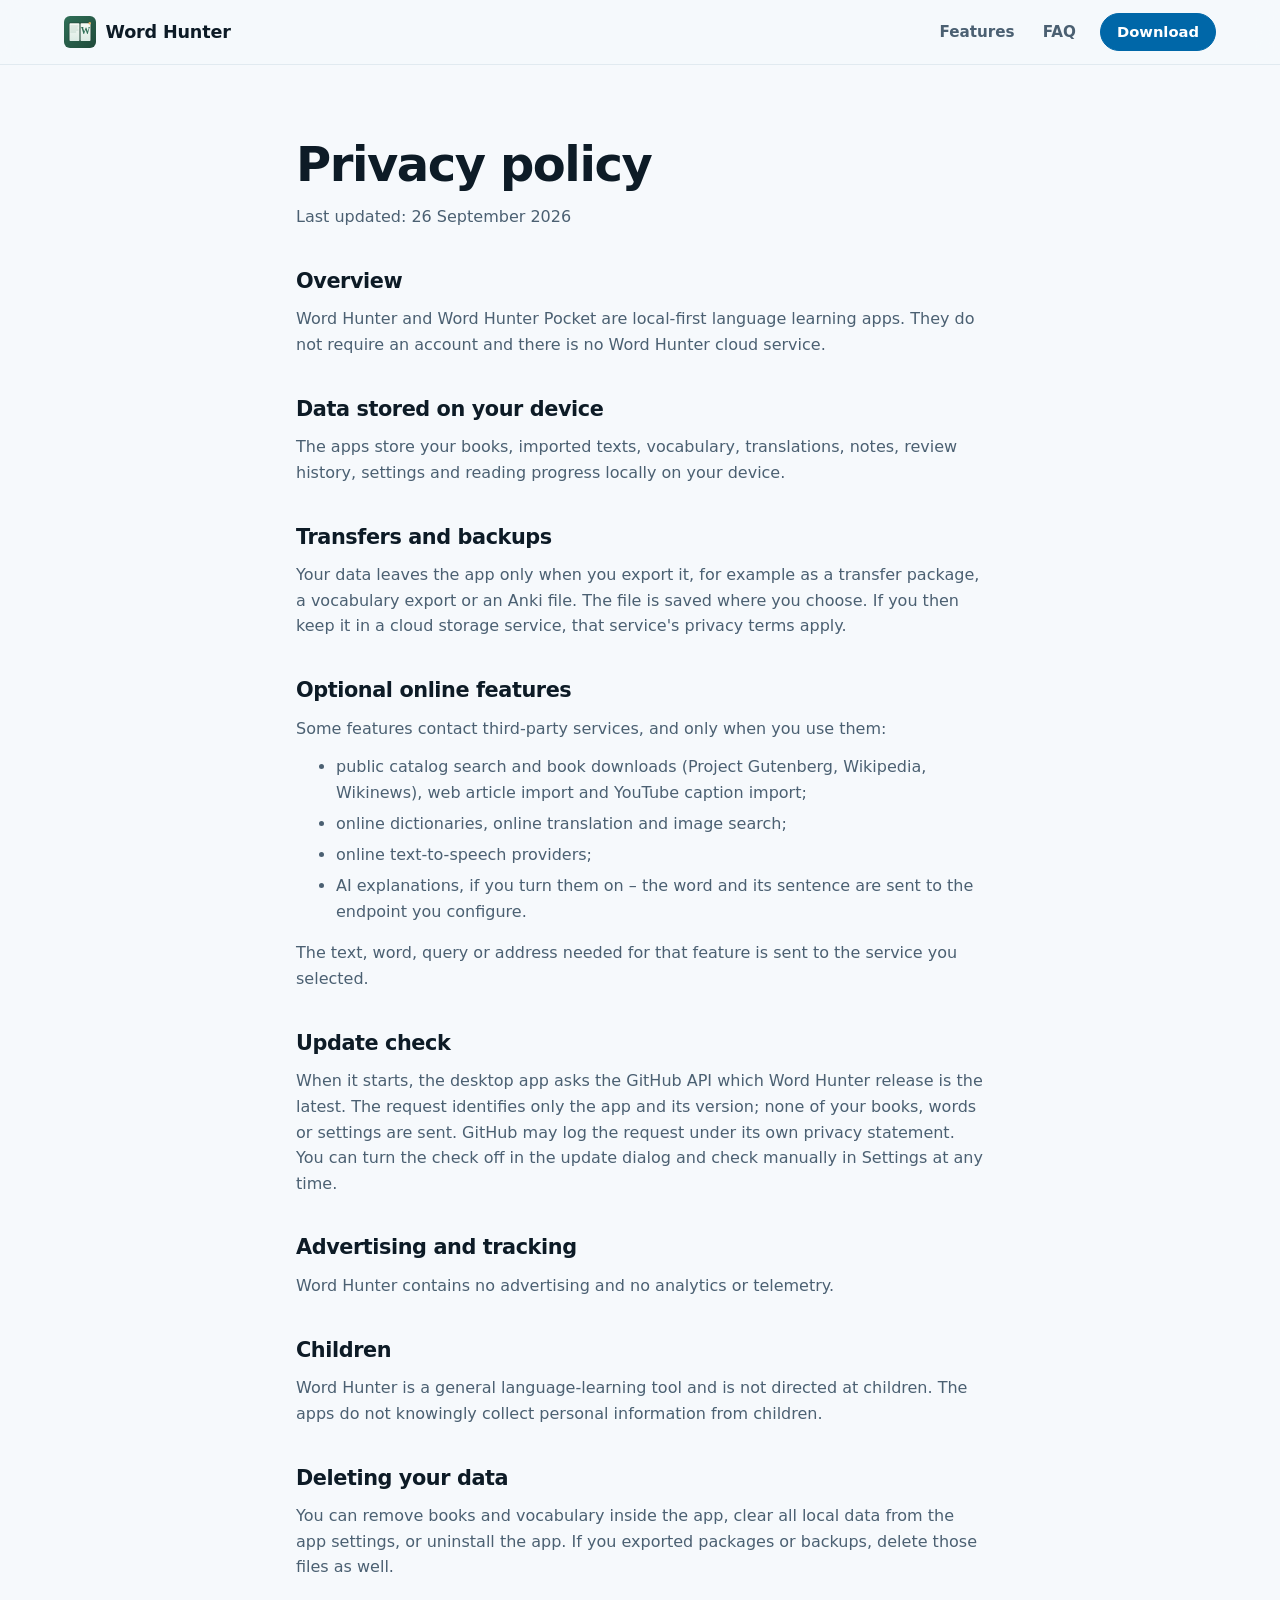
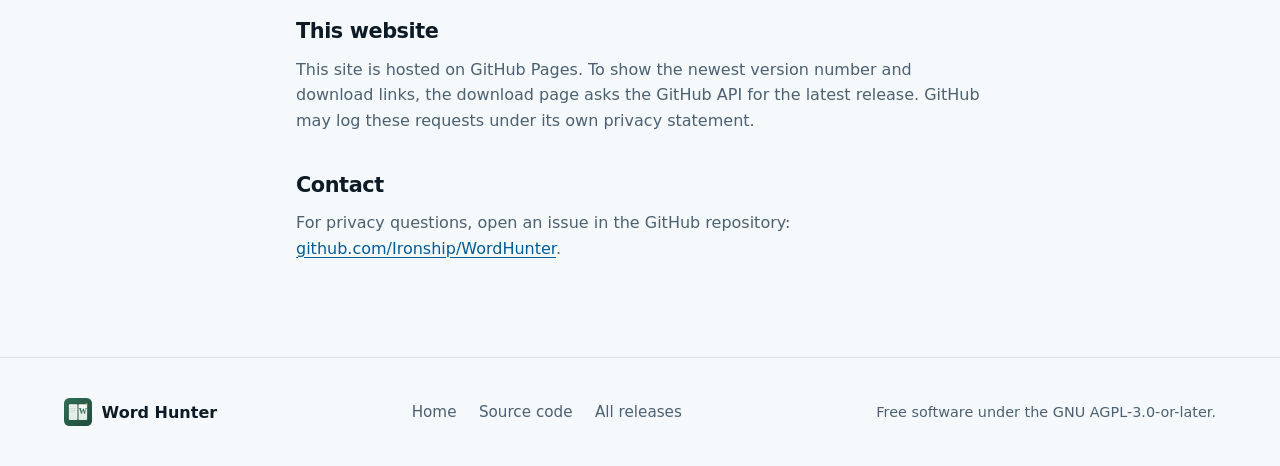
<file: privacy.html>
<!doctype html>
<html lang="en">
  <head>
    <meta charset="utf-8">
    <meta name="viewport" content="width=device-width, initial-scale=1">
    <meta name="color-scheme" content="light dark">
    <title>Privacy policy – Word Hunter</title>
    <meta name="description" content="Privacy policy for Word Hunter and Word Hunter Pocket.">
    <link rel="canonical" href="https://ironship.github.io/WordHunter-site/privacy.html">
    <link rel="icon" href="src/web/favicon.svg" type="image/svg+xml">
    <link rel="stylesheet" href="site.css">
  </head>
  <body>
    <a class="skip-link" href="#main">Skip to content</a>

    <header class="site-header">
      <div class="container header-inner">
        <a class="brand" href="index.html" aria-label="Word Hunter home">
          <img src="src/web/favicon.svg" alt="" width="32" height="32">
          <span>Word Hunter</span>
        </a>
        <nav class="site-nav" aria-label="Main">
          <a href="index.html#features">Features</a>
          <a href="index.html#faq">FAQ</a>
          <a class="button button-small" href="index.html#download">Download</a>
        </nav>
      </div>
    </header>

    <main id="main" class="legal">
      <h1>Privacy policy</h1>
      <p class="updated">Last updated: 26 September 2026</p>

      <h2>Overview</h2>
      <p>
        Word Hunter and Word Hunter Pocket are local-first language learning apps. They do not require an account and there is no Word Hunter cloud service.
      </p>

      <h2>Data stored on your device</h2>
      <p>
        The apps store your books, imported texts, vocabulary, translations, notes, review history, settings and reading progress locally on your device.
      </p>

      <h2>Transfers and backups</h2>
      <p>
        Your data leaves the app only when you export it, for example as a transfer package, a vocabulary export or an Anki file. The file is saved where you choose. If you then keep it in a cloud storage service, that service's privacy terms apply.
      </p>

      <h2>Optional online features</h2>
      <p>
        Some features contact third-party services, and only when you use them:
      </p>
      <ul>
        <li>public catalog search and book downloads (Project Gutenberg, Wikipedia, Wikinews), web article import and YouTube caption import;</li>
        <li>online dictionaries, online translation and image search;</li>
        <li>online text-to-speech providers;</li>
        <li>AI explanations, if you turn them on – the word and its sentence are sent to the endpoint you configure.</li>
      </ul>
      <p>
        The text, word, query or address needed for that feature is sent to the service you selected.
      </p>

      <h2>Update check</h2>
      <p>
        When it starts, the desktop app asks the GitHub API which Word Hunter release is the latest. The request identifies only the app and its version; none of your books, words or settings are sent. GitHub may log the request under its own privacy statement. You can turn the check off in the update dialog and check manually in Settings at any time.
      </p>

      <h2>Advertising and tracking</h2>
      <p>
        Word Hunter contains no advertising and no analytics or telemetry.
      </p>

      <h2>Children</h2>
      <p>
        Word Hunter is a general language-learning tool and is not directed at children. The apps do not knowingly collect personal information from children.
      </p>

      <h2>Deleting your data</h2>
      <p>
        You can remove books and vocabulary inside the app, clear all local data from the app settings, or uninstall the app. If you exported packages or backups, delete those files as well.
      </p>

      <h2>This website</h2>
      <p>
        This site is hosted on GitHub Pages. To show the newest version number and download links, the download page asks the GitHub API for the latest release. GitHub may log these requests under its own privacy statement.
      </p>

      <h2>Contact</h2>
      <p>
        For privacy questions, open an issue in the GitHub repository:
        <a href="https://github.com/Ironship/WordHunter/issues">github.com/Ironship/WordHunter</a>.
      </p>
    </main>

    <footer class="site-footer">
      <div class="container footer-inner">
        <div class="footer-brand">
          <img src="src/web/favicon.svg" alt="" width="28" height="28">
          <span>Word Hunter</span>
        </div>
        <nav class="footer-nav" aria-label="Footer">
          <a href="index.html">Home</a>
          <a href="https://github.com/Ironship/WordHunter">Source code</a>
          <a href="https://github.com/Ironship/WordHunter/releases">All releases</a>
        </nav>
        <p class="small muted">Free software under the GNU AGPL-3.0-or-later.</p>
      </div>
    </footer>
  </body>
</html>
</file>
<file: site.css>
:root {
  --bg: #f6f9fc;
  --bg-alt: #edf3f8;
  --surface: #ffffff;
  --surface-2: #f1f6fa;
  --text: #0d1b26;
  --muted: #4b6072;
  --line: #d8e3ec;
  --accent: #0067a8;
  --accent-hover: #00548a;
  --accent-text: #005c96;
  --accent-soft: #e1eff9;
  --on-accent: #ffffff;
  --mark: #f3c73e;
  --known: #3fa65a;
  --learning: #e9b52c;
  --new: #e5625e;
  --header-bg: rgba(246, 249, 252, 0.82);
  --shadow-sm: 0 1px 2px rgba(13, 38, 60, 0.06), 0 1px 3px rgba(13, 38, 60, 0.08);
  --shadow-lg: 0 24px 60px -18px rgba(0, 57, 99, 0.35), 0 8px 20px -8px rgba(0, 57, 99, 0.18);
  --radius: 16px;
  --radius-sm: 10px;
  --font: ui-sans-serif, system-ui, -apple-system, BlinkMacSystemFont, "Segoe UI", Roboto, "Helvetica Neue", Arial, sans-serif;
  --mono: ui-monospace, SFMono-Regular, "Cascadia Mono", Menlo, Consolas, monospace;
  color-scheme: light;
}

@media (prefers-color-scheme: dark) {
  :root {
    --bg: #081520;
    --bg-alt: #0b1b29;
    --surface: #0f2231;
    --surface-2: #14293a;
    --text: #e6eff6;
    --muted: #9bb0c0;
    --line: #1f374a;
    --accent: #0a72b8;
    --accent-hover: #0b80cf;
    --accent-text: #7cc5f4;
    --accent-soft: #10324d;
    --header-bg: rgba(8, 21, 32, 0.8);
    --shadow-sm: 0 1px 2px rgba(0, 0, 0, 0.35);
    --shadow-lg: 0 30px 70px -20px rgba(0, 0, 0, 0.7), 0 10px 24px -10px rgba(0, 0, 0, 0.5);
    color-scheme: dark;
  }
}

*,
*::before,
*::after {
  box-sizing: border-box;
}

html {
  scroll-behavior: smooth;
  -webkit-text-size-adjust: 100%;
}

@media (prefers-reduced-motion: reduce) {
  html {
    scroll-behavior: auto;
  }

  *,
  *::before,
  *::after {
    transition: none !important;
    animation: none !important;
  }
}

[id] {
  scroll-margin-top: 80px;
}

body {
  margin: 0;
  background: var(--bg);
  color: var(--text);
  font-family: var(--font);
  font-size: 1rem;
  line-height: 1.6;
  -webkit-font-smoothing: antialiased;
}

img {
  display: block;
  max-width: 100%;
  height: auto;
}

svg {
  width: 1.25em;
  height: 1.25em;
  fill: none;
  stroke: currentColor;
  stroke-width: 1.8;
  stroke-linecap: round;
  stroke-linejoin: round;
  flex: none;
}

svg .fill {
  fill: currentColor;
  stroke: none;
}

a {
  color: var(--accent-text);
  text-underline-offset: 0.18em;
}

a:hover {
  text-decoration-thickness: 2px;
}

h1,
h2,
h3 {
  margin: 0;
  line-height: 1.15;
  letter-spacing: -0.02em;
}

p {
  margin: 0;
}

:focus-visible {
  outline: 3px solid var(--accent-text);
  outline-offset: 3px;
  border-radius: 6px;
}

.visually-hidden {
  position: absolute;
  width: 1px;
  height: 1px;
  overflow: hidden;
  clip: rect(0 0 0 0);
  white-space: nowrap;
}

.skip-link {
  position: absolute;
  left: 16px;
  top: -60px;
  z-index: 100;
  padding: 0.6rem 1rem;
  border-radius: var(--radius-sm);
  background: var(--accent);
  color: var(--on-accent);
  font-weight: 600;
}

.skip-link:focus {
  top: 12px;
}

.container {
  width: 100%;
  max-width: 1200px;
  margin: 0 auto;
  padding: 0 24px;
}

.small {
  font-size: 0.9rem;
}

.muted {
  color: var(--muted);
}

/* Buttons */

.button {
  display: inline-flex;
  align-items: center;
  justify-content: center;
  gap: 0.5rem;
  min-height: 44px;
  padding: 0.6rem 1.15rem;
  border: 1px solid var(--line);
  border-radius: 999px;
  background: var(--surface);
  color: var(--text);
  font: inherit;
  font-weight: 600;
  line-height: 1.2;
  text-align: center;
  text-decoration: none;
  cursor: pointer;
  transition: background-color 0.15s, border-color 0.15s, transform 0.15s, box-shadow 0.15s;
}

.button:hover {
  border-color: var(--accent-text);
}

.button-primary {
  border-color: var(--accent);
  background: var(--accent);
  color: var(--on-accent);
  box-shadow: 0 6px 18px -8px rgba(0, 103, 168, 0.8);
}

.button-primary:hover {
  border-color: var(--accent-hover);
  background: var(--accent-hover);
  transform: translateY(-1px);
}

.button-ghost {
  background: transparent;
}

.button-large {
  min-height: 52px;
  padding: 0.8rem 1.5rem;
  font-size: 1.05rem;
}

.button-small {
  min-height: 38px;
  padding: 0.4rem 1rem;
  border-color: var(--accent);
  background: var(--accent);
  color: var(--on-accent);
  font-size: 0.92rem;
}

.button-small:hover {
  border-color: var(--accent-hover);
  background: var(--accent-hover);
}

.text-link {
  font-weight: 600;
}

/* Header */

.site-header {
  position: sticky;
  top: 0;
  z-index: 50;
  border-bottom: 1px solid color-mix(in srgb, var(--line) 70%, transparent);
  background: var(--header-bg);
  -webkit-backdrop-filter: saturate(160%) blur(14px);
  backdrop-filter: saturate(160%) blur(14px);
}

.header-inner {
  display: flex;
  align-items: center;
  justify-content: space-between;
  gap: 1rem;
  min-height: 64px;
}

.brand {
  display: inline-flex;
  align-items: center;
  gap: 0.6rem;
  color: var(--text);
  font-size: 1.1rem;
  font-weight: 750;
  letter-spacing: -0.01em;
  text-decoration: none;
}

.site-nav {
  display: flex;
  align-items: center;
  gap: 0.25rem;
}

.site-nav a:not(.button) {
  display: inline-flex;
  align-items: center;
  gap: 0.4rem;
  padding: 0.45rem 0.75rem;
  border-radius: 999px;
  color: var(--muted);
  font-size: 0.95rem;
  font-weight: 550;
  text-decoration: none;
}

.site-nav a:not(.button):hover {
  background: var(--accent-soft);
  color: var(--text);
}

.site-nav .button {
  margin-left: 0.5rem;
}

.menu-button {
  display: none;
  align-items: center;
  justify-content: center;
  width: 44px;
  height: 44px;
  border: 1px solid var(--line);
  border-radius: 12px;
  background: var(--surface);
  color: var(--text);
  cursor: pointer;
}

/* Hero */

.hero {
  position: relative;
  overflow: hidden;
  padding: 72px 0 40px;
  background:
    radial-gradient(900px 480px at 85% -10%, color-mix(in srgb, var(--accent) 22%, transparent), transparent 70%),
    radial-gradient(700px 420px at -10% 20%, color-mix(in srgb, #00a4ef 14%, transparent), transparent 70%);
}

.hero-grid {
  display: grid;
  grid-template-columns: minmax(0, 1fr) minmax(0, 1.15fr);
  align-items: center;
  gap: 56px;
}

.release-badge {
  display: inline-flex;
  align-items: center;
  gap: 0.6rem;
  margin-bottom: 1.5rem;
  padding: 0.3rem 0.8rem 0.3rem 0.35rem;
  border: 1px solid var(--line);
  border-radius: 999px;
  background: var(--surface);
  box-shadow: var(--shadow-sm);
  color: var(--text);
  font-size: 0.92rem;
  font-weight: 550;
  text-decoration: none;
}

.release-badge:hover {
  border-color: var(--accent-text);
}

.release-badge svg {
  width: 1rem;
  height: 1rem;
  color: var(--muted);
}

.release-badge-tag {
  padding: 0.12rem 0.55rem;
  border-radius: 999px;
  background: var(--accent);
  color: var(--on-accent);
  font-size: 0.78rem;
  font-weight: 700;
  letter-spacing: 0.02em;
  text-transform: uppercase;
}

.hero h1 {
  font-size: clamp(2.5rem, 4.6vw, 3.7rem);
  font-weight: 800;
  line-height: 1.04;
  letter-spacing: -0.035em;
}

.mark {
  position: relative;
  white-space: nowrap;
  background-image: linear-gradient(var(--mark), var(--mark));
  background-repeat: no-repeat;
  background-position: 0 92%;
  background-size: 100% 0.2em;
  border-radius: 0.1em;
}

.lead {
  max-width: 34rem;
  margin-top: 1.4rem;
  color: var(--muted);
  font-size: 1.18rem;
  line-height: 1.6;
}

.hero-actions {
  display: flex;
  flex-wrap: wrap;
  gap: 0.75rem;
  margin-top: 2rem;
}

.hero-meta {
  margin-top: 1rem;
  color: var(--muted);
  font-size: 0.92rem;
}

.hero-media {
  position: relative;
  padding: 0 7% 9% 0;
}

.device-window {
  overflow: hidden;
  border: 1px solid color-mix(in srgb, var(--line) 60%, #0b1620);
  border-radius: 14px;
  background: #0d1b26;
  box-shadow: var(--shadow-lg);
}

.window-bar {
  display: flex;
  gap: 6px;
  padding: 9px 12px;
  background: #13212d;
}

.window-bar span {
  width: 10px;
  height: 10px;
  border-radius: 50%;
  background: #34495a;
}

.window-bar span:first-child {
  background: #ff6159;
}

.window-bar span:nth-child(2) {
  background: #ffbd2e;
}

.window-bar span:nth-child(3) {
  background: #28c941;
}

.device-phone {
  position: absolute;
  right: 0;
  bottom: 0;
  width: 27%;
  overflow: hidden;
  border: 5px solid #0b141c;
  border-radius: 26px;
  background: #0b141c;
  box-shadow: var(--shadow-lg);
}

.device-phone img {
  border-radius: 20px;
}

.facts {
  display: grid;
  grid-template-columns: repeat(4, minmax(0, 1fr));
  gap: 1px;
  margin: 64px 0 0;
  padding: 0;
  overflow: hidden;
  border: 1px solid var(--line);
  border-radius: var(--radius);
  background: var(--line);
  list-style: none;
}

.facts li {
  display: flex;
  flex-direction: column;
  gap: 0.15rem;
  padding: 1.1rem 1.35rem;
  background: var(--surface);
}

.facts strong {
  color: var(--accent-text);
  font-size: 1.7rem;
  font-weight: 800;
  line-height: 1.1;
  letter-spacing: -0.02em;
}

.facts span {
  color: var(--muted);
  font-size: 0.93rem;
}

/* Sections */

.section {
  padding: 96px 0;
}

.section-alt {
  border-block: 1px solid var(--line);
  background: var(--bg-alt);
}

.section-head {
  max-width: 44rem;
  margin: 0 auto 3rem;
  text-align: center;
}

.section-head-left {
  margin: 0;
  text-align: left;
}

.eyebrow {
  margin-bottom: 0.75rem;
  color: var(--accent-text);
  font-size: 0.85rem;
  font-weight: 700;
  letter-spacing: 0.08em;
  text-transform: uppercase;
}

.section-head h2 {
  font-size: clamp(1.9rem, 3.6vw, 2.75rem);
  font-weight: 800;
  letter-spacing: -0.03em;
}

.section-head p:not(.eyebrow) {
  margin-top: 1rem;
  color: var(--muted);
  font-size: 1.1rem;
}

.section-head p.small {
  font-size: 0.93rem;
}

/* How it works */

.steps {
  display: grid;
  grid-template-columns: repeat(4, minmax(0, 1fr));
  gap: 24px;
  margin: 0;
  padding: 0;
  list-style: none;
  counter-reset: step;
}

.steps li {
  position: relative;
  padding: 1.5rem;
  border: 1px solid var(--line);
  border-radius: var(--radius);
  background: var(--surface);
  box-shadow: var(--shadow-sm);
}

.step-number {
  display: inline-grid;
  place-items: center;
  width: 2.3rem;
  height: 2.3rem;
  margin-bottom: 1rem;
  border-radius: 50%;
  background: var(--accent-soft);
  color: var(--accent-text);
  font-weight: 800;
}

.steps li:nth-child(1) .step-number {
  box-shadow: inset 0 -3px 0 var(--new);
}

.steps li:nth-child(2) .step-number {
  box-shadow: inset 0 -3px 0 var(--learning);
}

.steps li:nth-child(3) .step-number {
  box-shadow: inset 0 -3px 0 #4aa3df;
}

.steps li:nth-child(4) .step-number {
  box-shadow: inset 0 -3px 0 var(--known);
}

.steps h3,
.feature h3 {
  font-size: 1.12rem;
  font-weight: 700;
}

.steps p,
.feature p {
  margin-top: 0.55rem;
  color: var(--muted);
  font-size: 0.97rem;
}

/* Features */

.feature-grid {
  display: grid;
  grid-template-columns: repeat(3, minmax(0, 1fr));
  gap: 20px;
}

.feature {
  padding: 1.6rem;
  border: 1px solid var(--line);
  border-radius: var(--radius);
  background: var(--surface);
  transition: border-color 0.15s, transform 0.15s;
}

.feature:hover {
  border-color: color-mix(in srgb, var(--accent-text) 50%, var(--line));
  transform: translateY(-2px);
}

.feature-icon {
  display: inline-grid;
  place-items: center;
  width: 2.75rem;
  height: 2.75rem;
  margin-bottom: 1.1rem;
  border-radius: 12px;
  background: var(--accent-soft);
  color: var(--accent-text);
}

.feature-icon svg {
  width: 1.4rem;
  height: 1.4rem;
}

/* Tour */

.tour-tabs {
  display: flex;
  flex-wrap: wrap;
  justify-content: center;
  gap: 0.35rem;
  width: fit-content;
  max-width: 100%;
  margin: 0 auto 2.5rem;
  padding: 0.35rem;
  border: 1px solid var(--line);
  border-radius: 999px;
  background: var(--surface);
  box-shadow: var(--shadow-sm);
}

.tour-tabs[hidden] {
  display: none;
}

.tour-tabs button {
  min-height: 40px;
  padding: 0.45rem 1.1rem;
  border: 0;
  border-radius: 999px;
  background: transparent;
  color: var(--muted);
  font: inherit;
  font-weight: 600;
  cursor: pointer;
}

.tour-tabs button:hover {
  color: var(--text);
}

.tour-tabs button[aria-selected="true"] {
  background: var(--accent);
  color: var(--on-accent);
}

.tour-panel + .tour-panel {
  margin-top: 4rem;
}

.tour.is-enhanced .tour-panel + .tour-panel {
  margin-top: 0;
}

.tour-panel[hidden] {
  display: none;
}

.tour-caption {
  max-width: 40rem;
  margin: 0 auto 2rem;
  text-align: center;
}

.tour-caption h3 {
  font-size: 1.35rem;
}

.tour-caption p {
  margin-top: 0.5rem;
  color: var(--muted);
}

.tour-media {
  position: relative;
  max-width: 1040px;
  margin: 0 auto;
  padding-right: 12%;
}

.tour-media .device-phone {
  width: 22%;
  bottom: -6%;
}

.tour-media-wide {
  padding-right: 0;
}

/* Research */

.research-grid {
  display: grid;
  grid-template-columns: repeat(2, minmax(0, 1fr));
  gap: 20px;
}

.quote {
  display: flex;
  flex-direction: column;
  margin: 0;
  padding: 1.6rem;
  border: 1px solid var(--line);
  border-radius: var(--radius);
  background: var(--surface);
}

.quote-topic {
  align-self: flex-start;
  padding: 0.2rem 0.65rem;
  border-radius: 999px;
  background: var(--accent-soft);
  color: var(--accent-text);
  font-size: 0.8rem;
  font-weight: 700;
}

.quote blockquote {
  flex: 1;
  margin: 1rem 0;
  font-size: 1.12rem;
  font-weight: 550;
  line-height: 1.5;
}

.quote figcaption {
  color: var(--muted);
  font-size: 0.9rem;
}

.research-note {
  max-width: 44rem;
  margin: 2rem auto 0;
  color: var(--muted);
  text-align: center;
}

/* Languages */

.languages-grid {
  display: grid;
  grid-template-columns: minmax(0, 0.9fr) minmax(0, 1.1fr);
  align-items: center;
  gap: 56px;
}

.languages-grid .section-head p.small {
  margin-top: 1.25rem;
}

.language-list {
  display: grid;
  grid-template-columns: repeat(3, minmax(0, 1fr));
  gap: 10px;
  margin: 0;
  padding: 0;
  list-style: none;
}

.language-list li {
  display: flex;
  align-items: center;
  gap: 0.7rem;
  padding: 0.8rem 1rem;
  border: 1px solid var(--line);
  border-radius: 12px;
  background: var(--surface);
  font-weight: 600;
}

.language-list img {
  width: 28px;
  height: 20px;
  border-radius: 3px;
  object-fit: cover;
  box-shadow: 0 0 0 1px rgba(0, 0, 0, 0.08);
}

.language-list .language-other {
  grid-column: 1 / -1;
  border-style: dashed;
  color: var(--muted);
}

/* Releases */

.releases {
  display: grid;
  grid-template-columns: repeat(2, minmax(0, 1fr));
  gap: 20px;
}

.release-card {
  display: flex;
  flex-direction: column;
  padding: 1.75rem;
  border: 1px solid var(--line);
  border-radius: var(--radius);
  background: var(--surface);
}

.release-card:first-child {
  border-color: color-mix(in srgb, var(--accent-text) 45%, var(--line));
  box-shadow: 0 0 0 3px var(--accent-soft);
}

.release-card h3 {
  font-size: 1.3rem;
}

.release-meta {
  margin-top: 0.3rem;
  color: var(--muted);
  font-size: 0.92rem;
}

.release-card ul {
  flex: 1;
  margin: 1.2rem 0 1.4rem;
  padding-left: 1.15rem;
}

.release-card li + li {
  margin-top: 0.65rem;
}

.release-card li {
  color: var(--muted);
}

.release-card li strong {
  color: var(--text);
}

/* Download */

.download-grid {
  display: grid;
  grid-template-columns: repeat(2, minmax(0, 1fr));
  gap: 20px;
}

.download-card {
  position: relative;
  display: flex;
  flex-direction: column;
  gap: 0.75rem;
  padding: 1.75rem;
  border: 1px solid var(--line);
  border-radius: var(--radius);
  background: var(--surface);
}

.download-card.is-current {
  order: -1;
  border-color: var(--accent-text);
  box-shadow: 0 0 0 3px var(--accent-soft);
}

.download-card.is-current::after {
  content: "Your system";
  position: absolute;
  top: 1.4rem;
  right: 1.4rem;
  padding: 0.2rem 0.65rem;
  border-radius: 999px;
  background: var(--accent-soft);
  color: var(--accent-text);
  font-size: 0.78rem;
  font-weight: 700;
}

.download-head {
  display: flex;
  align-items: center;
  gap: 0.9rem;
  margin-bottom: 0.4rem;
}

.platform-icon {
  width: 2.75rem;
  height: 2.75rem;
  padding: 0.6rem;
  border-radius: 12px;
  background: var(--accent-soft);
  color: var(--accent-text);
}

.download-head h3 {
  font-size: 1.25rem;
}

.download-head p {
  color: var(--muted);
  font-size: 0.93rem;
}

.button-row {
  display: grid;
  grid-template-columns: repeat(2, minmax(0, 1fr));
  gap: 0.75rem;
}

.commands {
  display: grid;
  gap: 0.45rem;
  margin-top: 0.4rem;
}

.commands > p {
  color: var(--muted);
  font-size: 0.9rem;
}

.command {
  display: flex;
  align-items: center;
  gap: 0.5rem;
  padding: 0.5rem 0.5rem 0.5rem 0.8rem;
  border: 1px solid var(--line);
  border-radius: var(--radius-sm);
  background: var(--surface-2);
}

.command code {
  flex: 1;
  min-width: 0;
  font-family: var(--mono);
  font-size: 0.84rem;
  overflow-wrap: anywhere;
}

.copy-button {
  flex: none;
  min-height: 32px;
  padding: 0.25rem 0.7rem;
  border: 1px solid var(--line);
  border-radius: 8px;
  background: var(--surface);
  color: var(--muted);
  font: inherit;
  font-size: 0.82rem;
  font-weight: 600;
  cursor: pointer;
}

.copy-button:hover {
  color: var(--text);
  border-color: var(--accent-text);
}

.note {
  border: 1px solid var(--line);
  border-radius: var(--radius-sm);
  background: var(--surface-2);
}

.note summary {
  padding: 0.6rem 0.9rem;
  font-size: 0.93rem;
  font-weight: 600;
  cursor: pointer;
}

.note p {
  padding: 0 0.9rem 0.8rem;
  color: var(--muted);
  font-size: 0.93rem;
}

.download-footnote {
  max-width: 48rem;
  margin: 2rem auto 0;
  color: var(--muted);
  font-size: 0.93rem;
  text-align: center;
}

/* FAQ */

.faq-grid {
  display: grid;
  grid-template-columns: minmax(0, 0.8fr) minmax(0, 1.2fr);
  align-items: start;
  gap: 56px;
}

.faq {
  display: grid;
  gap: 12px;
}

.faq details {
  border: 1px solid var(--line);
  border-radius: 14px;
  background: var(--surface);
}

.faq summary {
  display: flex;
  align-items: center;
  justify-content: space-between;
  gap: 1rem;
  padding: 1.05rem 1.3rem;
  font-weight: 650;
  list-style: none;
  cursor: pointer;
}

.faq summary::-webkit-details-marker {
  display: none;
}

.faq summary::after {
  content: "";
  flex: none;
  width: 0.6rem;
  height: 0.6rem;
  border-right: 2px solid var(--muted);
  border-bottom: 2px solid var(--muted);
  transform: rotate(45deg) translate(-2px, -2px);
  transition: transform 0.2s;
}

.faq details[open] summary::after {
  transform: rotate(-135deg) translate(-2px, -2px);
}

.faq details p {
  padding: 0 1.3rem 1.15rem;
  color: var(--muted);
}

/* Footer */

.site-footer {
  padding: 40px 0;
  border-top: 1px solid var(--line);
}

.footer-inner {
  display: flex;
  flex-wrap: wrap;
  align-items: center;
  justify-content: space-between;
  gap: 1rem 2rem;
}

.footer-brand {
  display: flex;
  align-items: center;
  gap: 0.6rem;
  font-weight: 750;
}

.footer-nav {
  display: flex;
  flex-wrap: wrap;
  gap: 0.5rem 1.4rem;
}

.footer-nav a {
  color: var(--muted);
  font-size: 0.95rem;
  text-decoration: none;
}

.footer-nav a:hover {
  color: var(--text);
  text-decoration: underline;
}

/* Legal page */

.legal {
  max-width: 46rem;
  margin: 0 auto;
  padding: 72px 24px 96px;
}

.legal h1 {
  font-size: clamp(2.2rem, 4.5vw, 3rem);
  font-weight: 800;
  letter-spacing: -0.03em;
}

.legal .updated {
  margin-top: 0.75rem;
  color: var(--muted);
}

.legal h2 {
  margin-top: 2.5rem;
  font-size: 1.3rem;
}

.legal p,
.legal ul {
  margin-top: 0.8rem;
  color: var(--muted);
}

.legal li + li {
  margin-top: 0.35rem;
}

/* Responsive */

@media (max-width: 1080px) {
  .site-nav a.nav-github {
    display: none;
  }

  .steps {
    grid-template-columns: repeat(2, minmax(0, 1fr));
  }

  .feature-grid {
    grid-template-columns: repeat(2, minmax(0, 1fr));
  }
}

@media (max-width: 920px) {
  .hero {
    padding-top: 48px;
  }

  .hero-grid,
  .languages-grid,
  .faq-grid {
    grid-template-columns: minmax(0, 1fr);
    gap: 40px;
  }

  .hero-media {
    max-width: 680px;
  }

  .facts {
    grid-template-columns: repeat(2, minmax(0, 1fr));
  }

  .research-grid,
  .releases,
  .download-grid {
    grid-template-columns: minmax(0, 1fr);
  }
}

@media (max-width: 760px) {
  .menu-button {
    display: inline-flex;
  }

  .menu-button[hidden] {
    display: none;
  }

  .site-nav.is-collapsible {
    position: absolute;
    top: 100%;
    right: 0;
    left: 0;
    display: none;
    flex-direction: column;
    align-items: stretch;
    gap: 0.25rem;
    padding: 0.75rem 16px 1rem;
    border-bottom: 1px solid var(--line);
    background: var(--bg);
    box-shadow: var(--shadow-lg);
  }

  .site-nav.is-collapsible.is-open {
    display: flex;
  }

  .site-nav.is-collapsible a:not(.button) {
    padding: 0.75rem 0.9rem;
    font-size: 1rem;
  }

  .site-nav.is-collapsible a.nav-github {
    display: inline-flex;
  }

  .site-nav.is-collapsible .button {
    margin: 0.5rem 0 0;
  }

  .site-nav:not(.is-collapsible) {
    overflow-x: auto;
  }

  .site-nav:not(.is-collapsible) a:not(.button) {
    display: none;
  }

  .section {
    padding: 72px 0;
  }

  .section-head {
    margin-bottom: 2.25rem;
  }

  .steps,
  .feature-grid {
    grid-template-columns: minmax(0, 1fr);
  }

  .language-list {
    grid-template-columns: repeat(2, minmax(0, 1fr));
  }

  .tour-tabs {
    border-radius: 22px;
  }

  .tour-tabs button {
    padding: 0.45rem 0.9rem;
  }

  .tour-media {
    padding-right: 16%;
  }

  .tour-media .device-phone {
    width: 28%;
    border-width: 3px;
    border-radius: 16px;
  }

  .tour-media .device-phone img {
    border-radius: 13px;
  }

  .tour-media-wide {
    padding-right: 0;
  }
}

@media (max-width: 480px) {
  .container {
    padding: 0 16px;
  }

  .hero h1 {
    font-size: 2.35rem;
  }

  .lead {
    font-size: 1.08rem;
  }

  .hero-actions .button {
    flex: 1 1 100%;
  }

  .device-phone {
    border-width: 3px;
    border-radius: 16px;
  }

  .device-phone img {
    border-radius: 13px;
  }

  .window-bar {
    padding: 6px 8px;
  }

  .window-bar span {
    width: 7px;
    height: 7px;
  }

  .facts li {
    padding: 0.9rem 1rem;
  }

  .facts strong {
    font-size: 1.4rem;
  }

  .download-card,
  .release-card,
  .quote,
  .feature {
    padding: 1.3rem;
  }

  .download-card.is-current::after {
    position: static;
    align-self: flex-start;
    order: -1;
  }

  .button-row {
    grid-template-columns: minmax(0, 1fr);
  }
}
</file>
